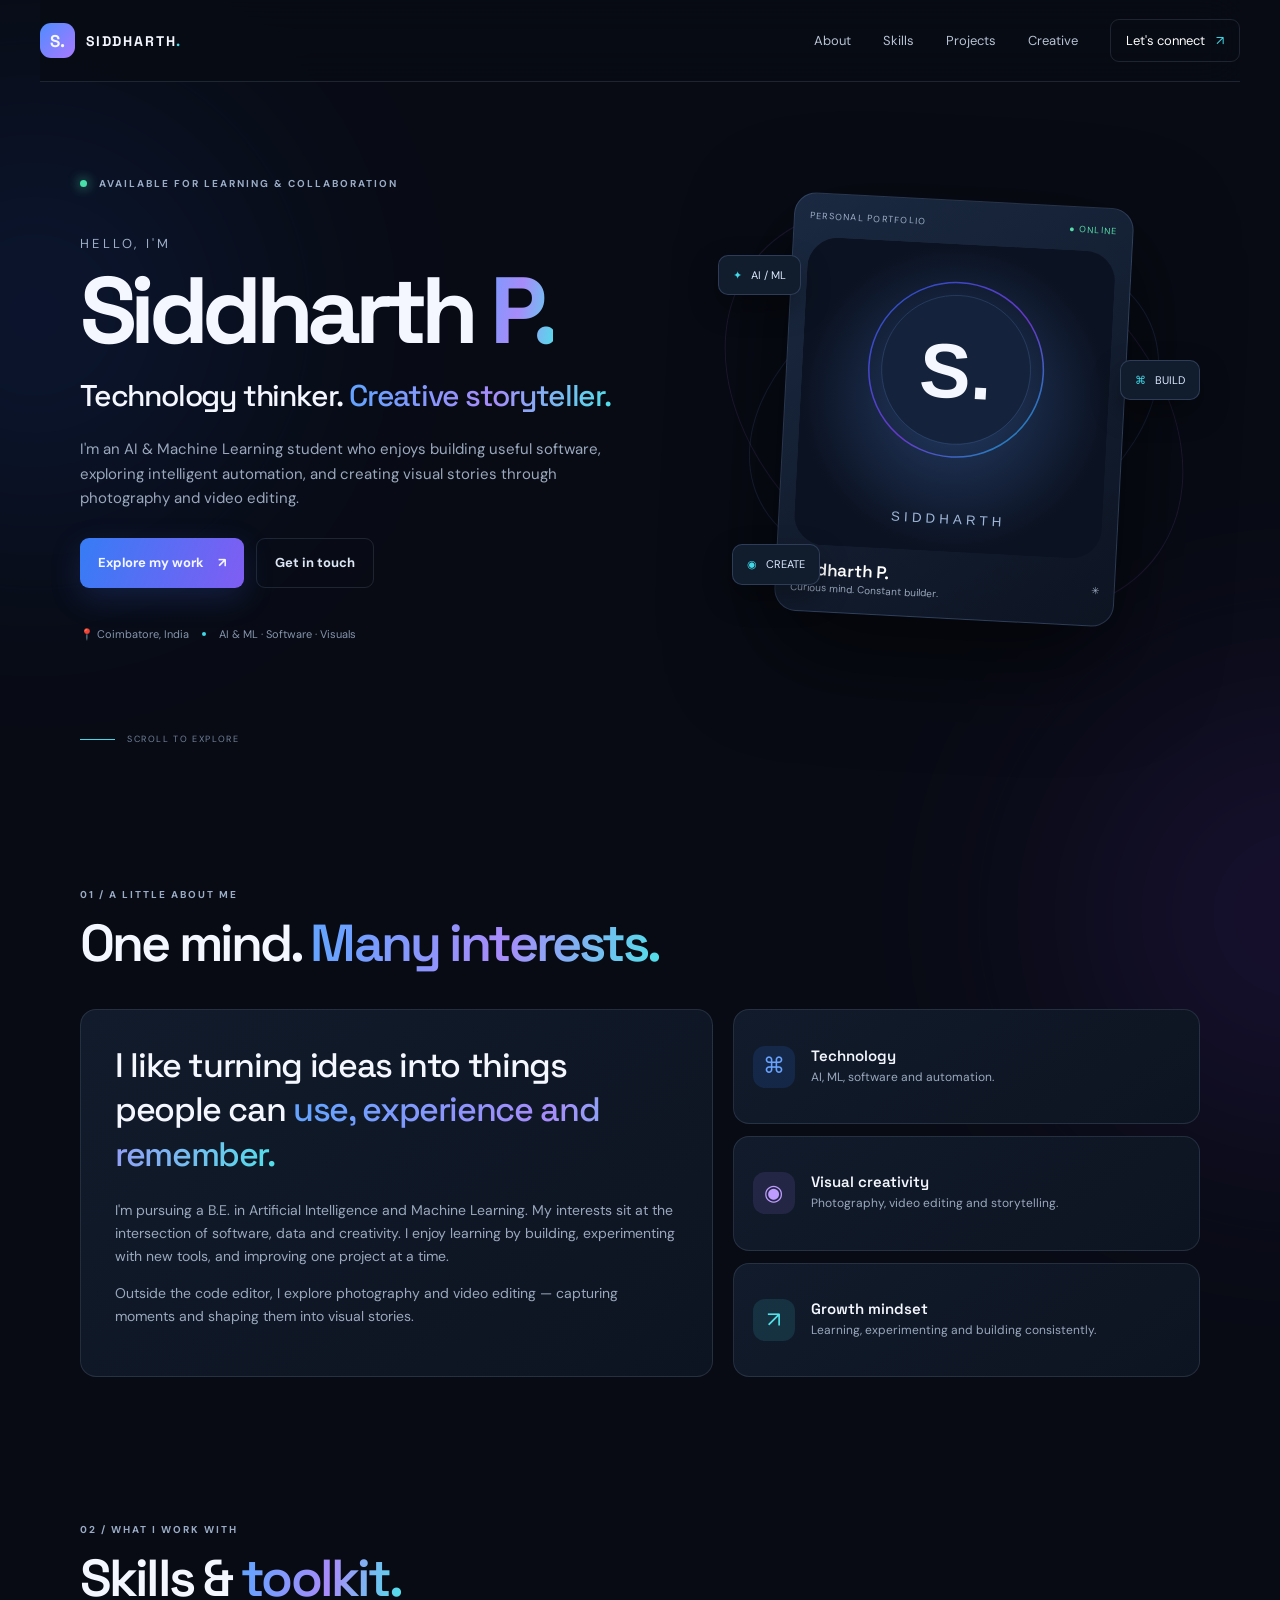
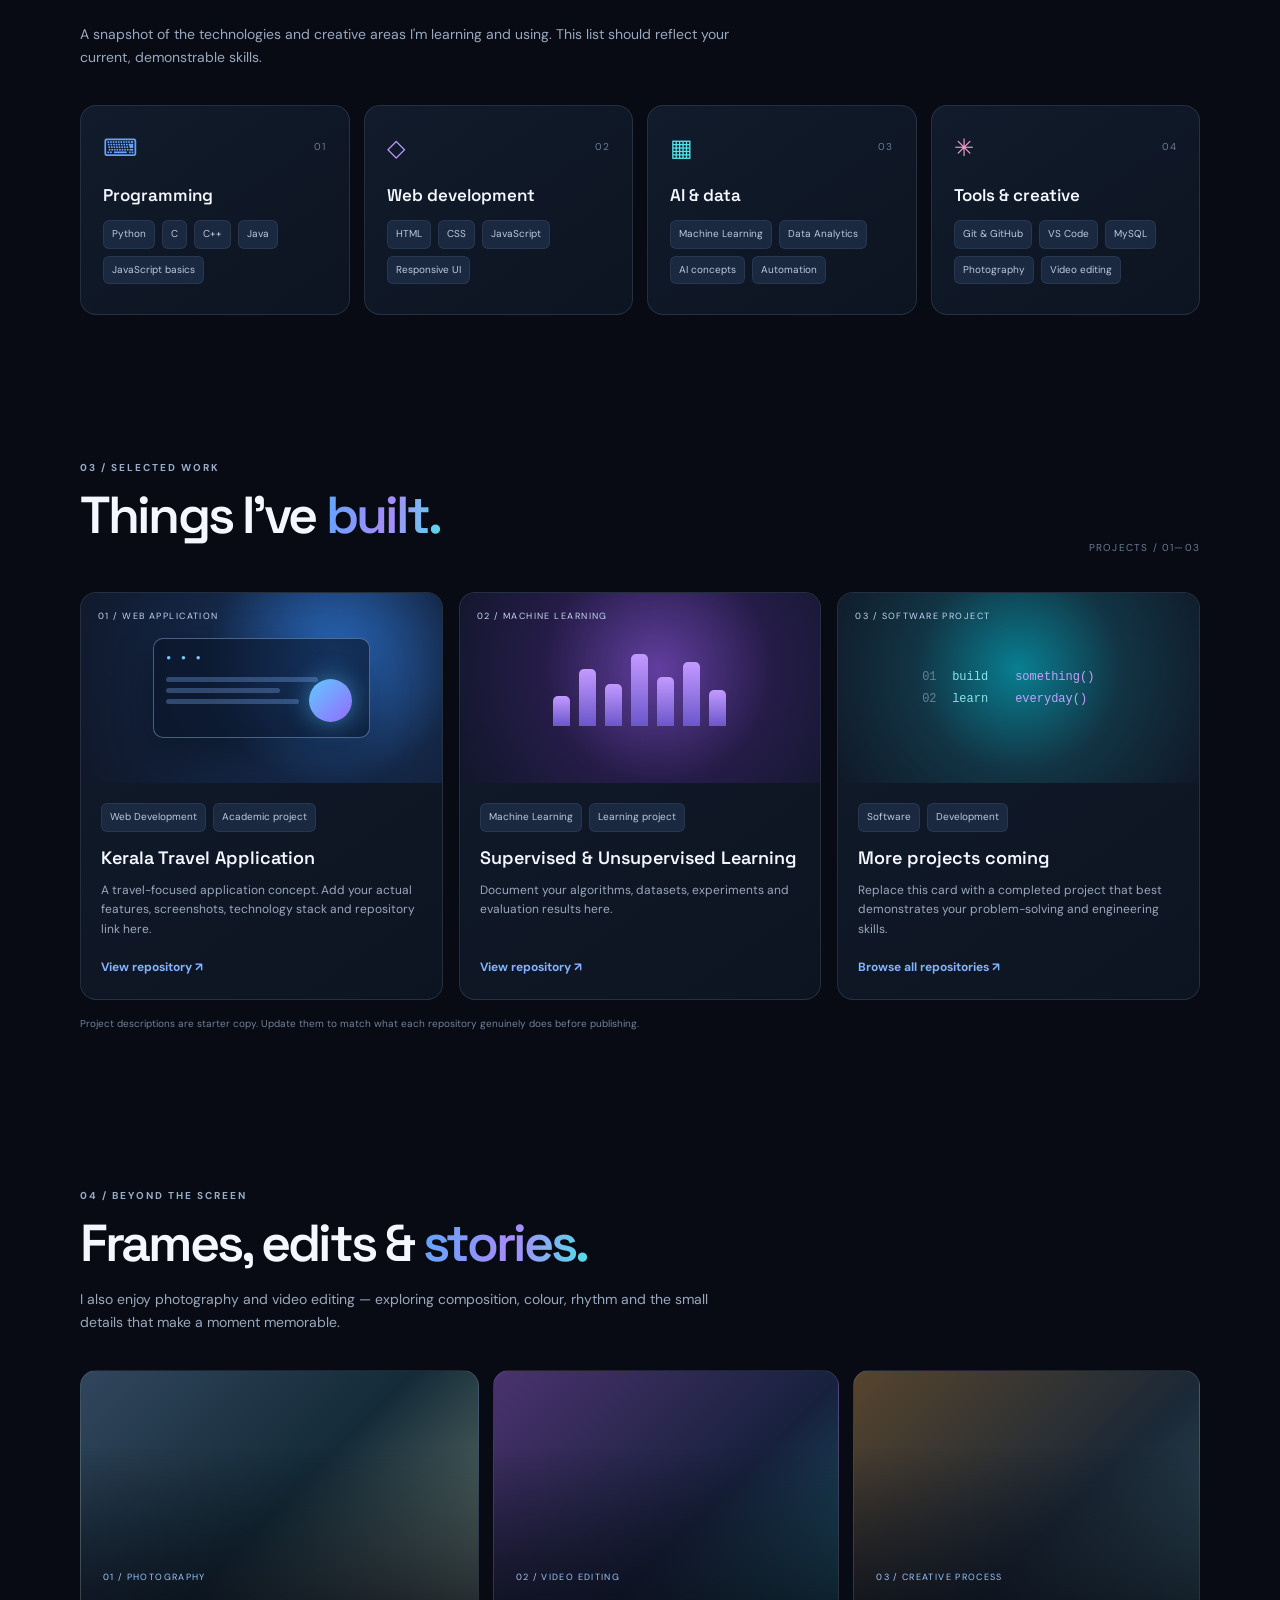
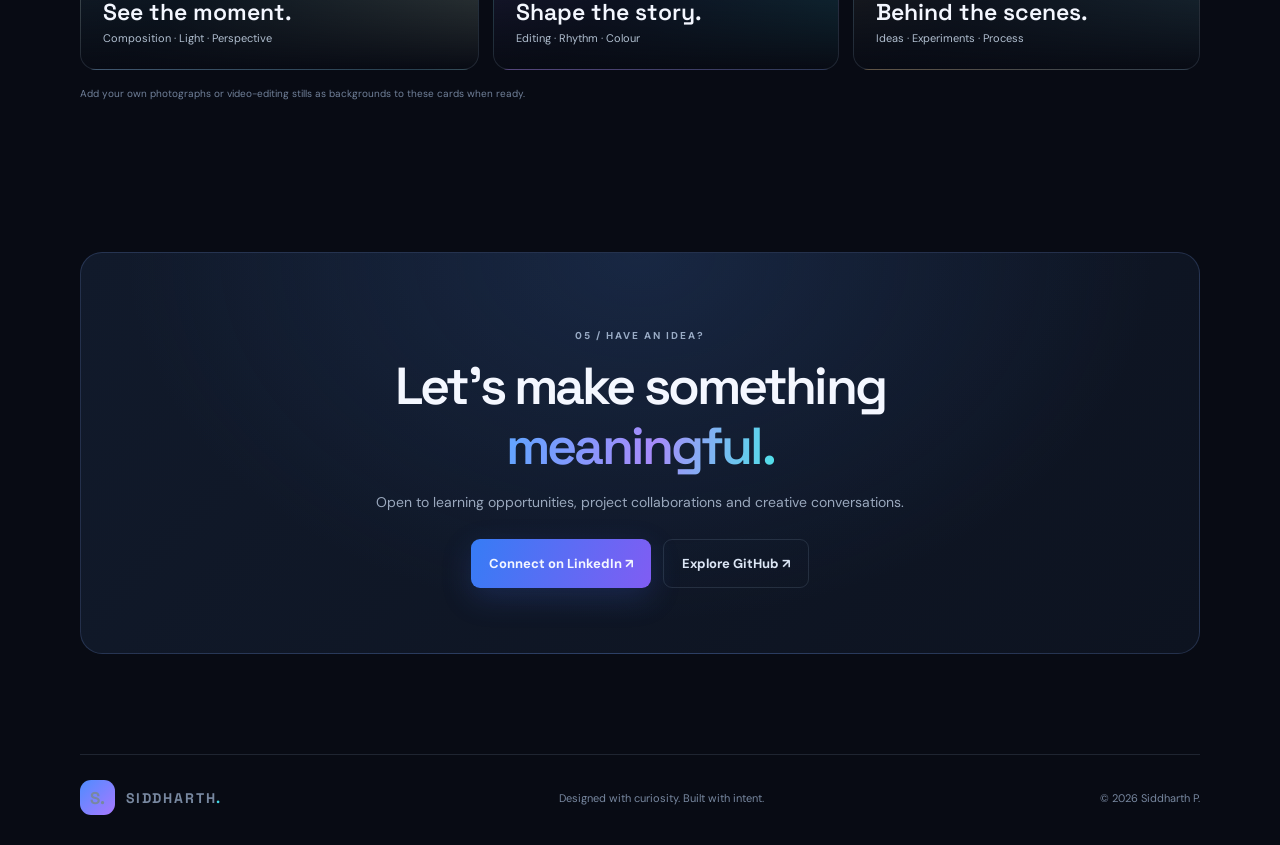
<file: index.html>
<!DOCTYPE html>
<html lang="en">
<head>
  <meta charset="UTF-8">
  <meta name="viewport" content="width=device-width, initial-scale=1.0">
  <meta name="theme-color" content="#080b14">
  <meta name="description" content="Siddharth P. — AI & ML student, software developer, photographer and video editor. Explore projects, skills and creative work.">
  <meta name="author" content="Siddharth P.">
  <meta name="robots" content="index, follow">
  <meta property="og:title" content="Siddharth P. | Technology × Creativity">
  <meta property="og:description" content="AI & ML student, software developer and visual creator.">
  <meta property="og:type" content="website">
  <meta property="og:image" content="assets/profile.svg">
  <title>Siddharth P. | AI & ML Developer</title>
  <link rel="icon" type="image/svg+xml" href="assets/profile.svg">
  <link rel="preconnect" href="https://fonts.googleapis.com">
  <link rel="preconnect" href="https://fonts.gstatic.com" crossorigin>
  <link href="https://fonts.googleapis.com/css2?family=DM+Sans:wght@400;500;600;700&family=Space+Grotesk:wght@400;500;600;700&display=swap" rel="stylesheet">
  <link rel="stylesheet" href="style.css">
  <script defer src="script.js"></script>
</head>
<body>
  <div class="ambient ambient-one"></div>
  <div class="ambient ambient-two"></div>
  <header class="site-header">
    <a class="brand" href="#home" aria-label="Siddharth home"><span class="brand-mark">S.</span><span>SIDDHARTH<span class="brand-dot">.</span></span></a>
    <button class="menu-toggle" aria-label="Toggle navigation" aria-expanded="false"><span></span><span></span></button>
    <nav class="nav" aria-label="Main navigation">
      <a href="#about">About</a><a href="#skills">Skills</a><a href="#projects">Projects</a><a href="#creative">Creative</a><a href="#contact" class="nav-contact">Let's connect <span>↗</span></a>
    </nav>
  </header>

  <main>
    <section class="hero section-shell" id="home">
      <div class="hero-copy">
        <div class="eyebrow"><span class="status-dot"></span> AVAILABLE FOR LEARNING & COLLABORATION</div>
        <p class="hero-kicker">HELLO, I'M</p>
        <h1>Siddharth<span class="gradient-text"> P.</span></h1>
        <h2>Technology thinker. <span class="gradient-text">Creative storyteller.</span></h2>
        <p class="hero-description">I'm an AI & Machine Learning student who enjoys building useful software, exploring intelligent automation, and creating visual stories through photography and video editing.</p>
        <div class="hero-actions">
          <a class="button button-primary" href="#projects">Explore my work <span>↗</span></a>
          <a class="button button-ghost" href="#contact">Get in touch</a>
        </div>
        <div class="hero-meta"><span>📍 Coimbatore, India</span><span class="meta-separator"></span><span>AI & ML · Software · Visuals</span></div>
      </div>
      <div class="hero-visual">
        <div class="orbit orbit-a"></div><div class="orbit orbit-b"></div>
        <div class="portrait-card">
          <div class="portrait-top"><span>PERSONAL PORTFOLIO</span><span class="live-indicator">● ONLINE</span></div>
          <img src="assets/profile.svg" alt="Siddharth's profile placeholder" class="profile-image">
          <div class="portrait-bottom"><div><strong>Siddharth P.</strong><span>Curious mind. Constant builder.</span></div><span class="portrait-symbol">✳</span></div>
        </div>
        <div class="float-tag tag-ai"><span>✦</span> AI / ML</div>
        <div class="float-tag tag-code"><span>⌘</span> BUILD</div>
        <div class="float-tag tag-visual"><span>◉</span> CREATE</div>
      </div>
      <a class="scroll-cue" href="#about"><span></span> SCROLL TO EXPLORE</a>
    </section>

    <section class="section section-shell" id="about">
      <div class="section-heading"><p class="eyebrow">01 / A LITTLE ABOUT ME</p><h2>One mind. <span class="gradient-text">Many interests.</span></h2></div>
      <div class="about-grid">
        <div class="about-main glass-card"><p class="large-copy">I like turning ideas into things people can <span class="gradient-text">use, experience and remember.</span></p><p>I'm pursuing a B.E. in Artificial Intelligence and Machine Learning. My interests sit at the intersection of software, data and creativity. I enjoy learning by building, experimenting with new tools, and improving one project at a time.</p><p>Outside the code editor, I explore photography and video editing — capturing moments and shaping them into visual stories.</p></div>
        <div class="about-side">
          <article class="mini-card"><span class="mini-icon blue">⌘</span><div><h3>Technology</h3><p>AI, ML, software and automation.</p></div></article>
          <article class="mini-card"><span class="mini-icon purple">◉</span><div><h3>Visual creativity</h3><p>Photography, video editing and storytelling.</p></div></article>
          <article class="mini-card"><span class="mini-icon cyan">↗</span><div><h3>Growth mindset</h3><p>Learning, experimenting and building consistently.</p></div></article>
        </div>
      </div>
    </section>

    <section class="section section-shell" id="skills">
      <div class="section-heading"><p class="eyebrow">02 / WHAT I WORK WITH</p><h2>Skills & <span class="gradient-text">toolkit.</span></h2><p class="section-subtitle">A snapshot of the technologies and creative areas I'm learning and using. This list should reflect your current, demonstrable skills.</p></div>
      <div class="skills-grid">
        <article class="skill-card"><div class="skill-card-head"><span class="skill-icon">⌨</span><span class="skill-index">01</span></div><h3>Programming</h3><div class="chip-list"><span>Python</span><span>C</span><span>C++</span><span>Java</span><span>JavaScript basics</span></div></article>
        <article class="skill-card"><div class="skill-card-head"><span class="skill-icon purple">◇</span><span class="skill-index">02</span></div><h3>Web development</h3><div class="chip-list"><span>HTML</span><span>CSS</span><span>JavaScript</span><span>Responsive UI</span></div></article>
        <article class="skill-card"><div class="skill-card-head"><span class="skill-icon cyan">▦</span><span class="skill-index">03</span></div><h3>AI & data</h3><div class="chip-list"><span>Machine Learning</span><span>Data Analytics</span><span>AI concepts</span><span>Automation</span></div></article>
        <article class="skill-card"><div class="skill-card-head"><span class="skill-icon pink">✳</span><span class="skill-index">04</span></div><h3>Tools & creative</h3><div class="chip-list"><span>Git & GitHub</span><span>VS Code</span><span>MySQL</span><span>Photography</span><span>Video editing</span></div></article>
      </div>
    </section>

    <section class="section section-shell" id="projects">
      <div class="section-heading heading-row"><div><p class="eyebrow">03 / SELECTED WORK</p><h2>Things I've <span class="gradient-text">built.</span></h2></div><span class="section-count">PROJECTS / 01—03</span></div>
      <div class="projects-grid">
        <article class="project-card project-featured"><div class="project-art art-one"><span class="art-label">01 / WEB APPLICATION</span><div class="art-window"><div class="window-dots">● ● ●</div><div class="window-lines"><i></i><i></i><i></i></div><div class="window-orb"></div></div></div><div class="project-content"><div class="project-tags"><span>Web Development</span><span>Academic project</span></div><h3>Kerala Travel Application</h3><p>A travel-focused application concept. Add your actual features, screenshots, technology stack and repository link here.</p><a class="text-link" href="https://github.com/Siddharth2006x/Kerala_Travel_Application" target="_blank" rel="noreferrer">View repository ↗</a></div></article>
        <article class="project-card"><div class="project-art art-two"><span class="art-label">02 / MACHINE LEARNING</span><div class="data-visual"><b></b><b></b><b></b><b></b><b></b><b></b><b></b></div></div><div class="project-content"><div class="project-tags"><span>Machine Learning</span><span>Learning project</span></div><h3>Supervised & Unsupervised Learning</h3><p>Document your algorithms, datasets, experiments and evaluation results here.</p><a class="text-link" href="https://github.com/Siddharth2006x/supervised-and-unsupervised" target="_blank" rel="noreferrer">View repository ↗</a></div></article>
        <article class="project-card"><div class="project-art art-three"><span class="art-label">03 / SOFTWARE PROJECT</span><div class="code-visual"><span>01</span><i>build</i><em>something()</em><span>02</span><i>learn</i><em>everyday()</em></div></div><div class="project-content"><div class="project-tags"><span>Software</span><span>Development</span></div><h3>More projects coming</h3><p>Replace this card with a completed project that best demonstrates your problem-solving and engineering skills.</p><a class="text-link" href="https://github.com/Siddharth2006x?tab=repositories" target="_blank" rel="noreferrer">Browse all repositories ↗</a></div></article>
      </div>
      <p class="small-note">Project descriptions are starter copy. Update them to match what each repository genuinely does before publishing.</p>
    </section>

    <section class="section section-shell creative-section" id="creative">
      <div class="section-heading"><p class="eyebrow">04 / BEYOND THE SCREEN</p><h2>Frames, edits & <span class="gradient-text">stories.</span></h2><p class="section-subtitle">I also enjoy photography and video editing — exploring composition, colour, rhythm and the small details that make a moment memorable.</p></div>
      <div class="creative-grid">
        <article class="creative-tile photo-tile"><div class="tile-overlay"><span>01 / PHOTOGRAPHY</span><h3>See the moment.</h3><p>Composition · Light · Perspective</p></div></article>
        <article class="creative-tile edit-tile"><div class="tile-overlay"><span>02 / VIDEO EDITING</span><h3>Shape the story.</h3><p>Editing · Rhythm · Colour</p></div></article>
        <article class="creative-tile bts-tile"><div class="tile-overlay"><span>03 / CREATIVE PROCESS</span><h3>Behind the scenes.</h3><p>Ideas · Experiments · Process</p></div></article>
      </div>
      <p class="small-note">Add your own photographs or video-editing stills as backgrounds to these cards when ready.</p>
    </section>

    <section class="contact-section section-shell" id="contact">
      <div class="contact-card"><p class="eyebrow">05 / HAVE AN IDEA?</p><h2>Let's make something <span class="gradient-text">meaningful.</span></h2><p>Open to learning opportunities, project collaborations and creative conversations.</p><div class="contact-actions"><a class="button button-primary" href="https://www.linkedin.com/in/siddharth-p-14386a2a5" target="_blank" rel="noreferrer">Connect on LinkedIn ↗</a><a class="button button-ghost" href="https://github.com/Siddharth2006x" target="_blank" rel="noreferrer">Explore GitHub ↗</a></div></div>
    </section>
  </main>

  <footer class="footer section-shell"><a class="brand" href="#home"><span class="brand-mark">S.</span><span>SIDDHARTH<span class="brand-dot">.</span></span></a><p>Designed with curiosity. Built with intent.</p><span>© <span id="year"></span> Siddharth P.</span></footer>
</body>
</html>
</file>
<file: style.css>
:root{--bg:#080b14;--panel:#101727;--panel2:#121d30;--text:#f4f7ff;--muted:#9aa8bd;--line:rgba(164,184,216,.15);--blue:#4f8cff;--cyan:#40d9e8;--purple:#a879ff;--font:'DM Sans',sans-serif;--display:'Space Grotesk',sans-serif}
*{box-sizing:border-box}html{scroll-behavior:smooth;scroll-padding-top:100px}body{margin:0;background:var(--bg);color:var(--text);font-family:var(--font);line-height:1.65;overflow-x:hidden}a{color:inherit;text-decoration:none}.ambient{position:absolute;width:430px;height:430px;border-radius:50%;filter:blur(130px);opacity:.13;pointer-events:none;z-index:-1}.ambient-one{background:#286bff;top:100px;left:-180px}.ambient-two{background:#8d3bff;top:700px;right:-230px}.section-shell{width:min(1120px,calc(100% - 48px));margin-inline:auto}.site-header{height:82px;width:min(1200px,calc(100% - 48px));margin:auto;display:flex;align-items:center;justify-content:space-between;border-bottom:1px solid var(--line);position:sticky;top:0;z-index:20;background:rgba(8,11,20,.82);backdrop-filter:blur(18px)}.brand{display:flex;align-items:center;gap:11px;font:700 14px var(--display);letter-spacing:.13em}.brand-mark{width:35px;height:35px;display:grid;place-items:center;border-radius:11px;background:linear-gradient(135deg,var(--blue),var(--purple));font-size:17px;letter-spacing:0}.brand-dot{color:var(--cyan)}.nav{display:flex;align-items:center;gap:32px;color:#b7c3d5;font-size:13px}.nav a:hover,.text-link:hover{color:var(--cyan)}.nav-contact{border:1px solid var(--line);padding:10px 15px;border-radius:9px;color:white}.nav-contact span{color:var(--cyan);margin-left:8px}.menu-toggle{display:none;background:none;border:0}.hero{min-height:690px;display:grid;grid-template-columns:1.08fr .92fr;align-items:center;gap:50px;position:relative;padding-top:65px;padding-bottom:100px}.eyebrow{font-size:10px;letter-spacing:.2em;color:#9aacc6;font-weight:700}.status-dot{display:inline-block;width:7px;height:7px;border-radius:50%;background:#48dfaa;box-shadow:0 0 12px #48dfaa;margin-right:8px}.hero-kicker{font-size:13px;letter-spacing:.25em;color:#9daec6;margin:40px 0 0}.hero h1{font:700 clamp(58px,8vw,94px)/1.05 var(--display);letter-spacing:-.07em;margin:8px 0}.gradient-text{background:linear-gradient(100deg,#65a3ff 5%,#a78bfa 55%,#50e0e9 100%);-webkit-background-clip:text;background-clip:text;color:transparent}.hero h2{font:500 clamp(21px,3vw,30px)/1.3 var(--display);letter-spacing:-.04em;margin:15px 0}.hero-description{color:var(--muted);font-size:15px;max-width:560px;margin:22px 0 27px}.hero-actions,.contact-actions{display:flex;gap:12px;flex-wrap:wrap}.button{padding:13px 18px;border-radius:9px;font-size:13px;font-weight:700;display:inline-flex;gap:14px;align-items:center;transition:.25s}.button:hover{transform:translateY(-3px)}.button-primary{background:linear-gradient(110deg,#367cf5,#805df3);box-shadow:0 10px 30px #3d67dc35}.button-ghost{border:1px solid var(--line);color:#dce6f5}.hero-meta{display:flex;gap:13px;align-items:center;margin-top:37px;color:#8595ad;font-size:11px}.meta-separator{height:4px;width:4px;border-radius:50%;background:var(--cyan)}.hero-visual{height:460px;display:grid;place-items:center;position:relative}.portrait-card{width:min(340px,78%);padding:15px;border-radius:22px;background:linear-gradient(145deg,#1a2941,#0d1422);border:1px solid #a4c5ff2a;box-shadow:0 35px 100px #0009;transform:rotate(3deg);position:relative;z-index:2}.portrait-top,.portrait-bottom{display:flex;justify-content:space-between;align-items:center;font-size:9px;letter-spacing:.14em;color:#9fb0c8}.live-indicator{color:#55dca8}.profile-image{width:100%;aspect-ratio:1/1;object-fit:cover;border-radius:14px;margin:13px 0;display:block}.portrait-bottom strong{display:block;font:600 17px var(--display);letter-spacing:0;color:#fff}.portrait-bottom span{display:block;font-size:10px;letter-spacing:0;color:#9aa8bd}.portrait-symbol{font-size:28px;color:var(--cyan)}.orbit{position:absolute;border:1px solid #699aff26;border-radius:50%;transform:rotate(-24deg)}.orbit-a{width:430px;height:290px}.orbit-b{width:500px;height:360px;transform:rotate(35deg);border-color:#ae7cff20}.float-tag{position:absolute;z-index:3;padding:10px 14px;border:1px solid #9abaff35;border-radius:10px;background:#111c2d;color:#dce9ff;font-size:11px;box-shadow:0 12px 30px #0005}.float-tag span{color:var(--cyan);margin-right:6px}.tag-ai{top:75px;left:2%}.tag-code{right:0;top:180px}.tag-visual{bottom:55px;left:5%}.scroll-cue{position:absolute;bottom:25px;left:0;color:#71819a;font-size:9px;letter-spacing:.18em;display:flex;align-items:center;gap:12px}.scroll-cue span{height:1px;width:35px;background:var(--cyan)}.section{padding-top:105px;padding-bottom:30px}.section-heading{margin-bottom:36px}.section-heading h2,.contact-card h2{font:600 clamp(34px,5vw,52px)/1.15 var(--display);letter-spacing:-.055em;margin:10px 0}.section-subtitle{color:var(--muted);max-width:650px;font-size:14px}.about-grid{display:grid;grid-template-columns:1.15fr .85fr;gap:20px}.glass-card,.skill-card,.project-card,.mini-card{background:linear-gradient(145deg,#111b2b,#0d1421);border:1px solid var(--line);border-radius:16px}.about-main{padding:34px}.large-copy{font:500 clamp(24px,3vw,34px)/1.3 var(--display);letter-spacing:-.04em;margin:0 0 22px}.about-main>p:not(.large-copy){font-size:14px;color:var(--muted)}.about-side{display:grid;gap:12px}.mini-card{display:flex;align-items:center;gap:16px;padding:19px}.mini-icon{width:42px;height:42px;border-radius:12px;display:grid;place-items:center;background:#327cf326;color:#68a3ff;font-size:22px;flex-shrink:0}.mini-icon.purple{background:#a879ff20;color:#bd9bff}.mini-icon.cyan{background:#40d9e820;color:#53e2e9}.mini-card h3{font:600 15px var(--display);margin:0}.mini-card p{font-size:12px;color:var(--muted);margin:3px 0 0}.skills-grid{display:grid;grid-template-columns:repeat(4,1fr);gap:14px}.skill-card{padding:22px;min-height:210px}.skill-card-head{display:flex;justify-content:space-between;align-items:center}.skill-icon{color:#65a3ff;font-size:24px}.skill-icon.purple{color:#bd9bff}.skill-icon.cyan{color:#53e2e9}.skill-icon.pink{color:#f19bc8}.skill-index,.section-count{font-size:10px;color:#697b96;letter-spacing:.12em}.skill-card h3{font:600 17px var(--display);margin:17px 0 14px}.chip-list{display:flex;gap:7px;flex-wrap:wrap}.chip-list span,.project-tags span{font-size:10px;color:#b9c9e0;background:#1b2940;border:1px solid #9bbaff17;padding:5px 8px;border-radius:6px}.heading-row{display:flex;justify-content:space-between;align-items:end}.projects-grid{display:grid;grid-template-columns:repeat(3,1fr);gap:16px}.project-card{overflow:hidden;transition:.25s}.project-card:hover{transform:translateY(-5px);border-color:#699aff66}.project-art{height:190px;position:relative;overflow:hidden;display:grid;place-items:center}.art-one{background:radial-gradient(circle at 70% 35%,#2b6ec6,#142746 45%,#101729)}.art-two{background:radial-gradient(circle at 55% 40%,#623e9f,#251c48 50%,#11162a)}.art-three{background:radial-gradient(circle at 50% 40%,#087f91,#123444 48%,#101827)}.art-label{position:absolute;top:16px;left:17px;font-size:9px;letter-spacing:.16em;color:#c4d7f2}.art-window{width:60%;height:100px;border:1px solid #a5c9ff66;border-radius:10px;background:#0a1528a8;padding:12px;position:relative;box-shadow:0 15px 40px #0005}.window-dots{font-size:8px;color:#74c7ff;letter-spacing:4px}.window-lines{display:grid;gap:6px;margin-top:13px}.window-lines i{height:5px;border-radius:5px;background:#7aa9ed55;width:80%}.window-lines i:nth-child(2){width:60%}.window-lines i:nth-child(3){width:70%}.window-orb{position:absolute;width:43px;height:43px;border-radius:50%;background:linear-gradient(135deg,#62c9ff,#936bff);right:17px;bottom:15px;box-shadow:0 0 25px #53bfff88}.data-visual{display:flex;align-items:end;gap:9px;height:75px}.data-visual b{width:17px;border-radius:5px 5px 0 0;background:linear-gradient(#c39aff,#6b56cb);height:40%}.data-visual b:nth-child(2){height:75%}.data-visual b:nth-child(3){height:55%}.data-visual b:nth-child(4){height:95%}.data-visual b:nth-child(5){height:65%}.data-visual b:nth-child(6){height:85%}.data-visual b:nth-child(7){height:48%}.code-visual{display:grid;grid-template-columns:22px 55px 100px;gap:8px;font:12px monospace;color:#8be3e8}.code-visual span{color:#64819a}.code-visual i{color:#8be3e8;font-style:normal}.code-visual em{color:#c5a1ff;font-style:normal}.project-content{padding:20px}.project-tags{display:flex;gap:7px;flex-wrap:wrap}.project-content h3{font:600 18px var(--display);margin:14px 0 8px}.project-content p{font-size:12px;color:var(--muted);min-height:60px}.text-link{font-size:12px;font-weight:700;color:#83b3ff}.small-note{font-size:10px;color:#71819a;margin-top:16px}.creative-grid{display:grid;grid-template-columns:1.15fr 1fr 1fr;gap:14px}.creative-tile{height:300px;border-radius:16px;overflow:hidden;position:relative;border:1px solid var(--line);background-size:cover;background-position:center}.photo-tile{background:linear-gradient(0deg,#080b14 0%,transparent 75%),linear-gradient(135deg,#31465d,#142b38 48%,#7b8b7c)}.edit-tile{background:linear-gradient(0deg,#080b14 0%,transparent 75%),linear-gradient(135deg,#4a326e,#17213d 55%,#1c6472)}.bts-tile{background:linear-gradient(0deg,#080b14 0%,transparent 75%),linear-gradient(135deg,#57442d,#1b2836 55%,#355b67)}.tile-overlay{position:absolute;bottom:22px;left:22px}.tile-overlay span{font-size:9px;letter-spacing:.15em;color:#9dc7ff}.tile-overlay h3{font:600 23px var(--display);margin:8px 0 2px}.tile-overlay p{font-size:11px;color:#b1bfd0;margin:0}.contact-section{padding-top:110px;padding-bottom:100px}.contact-card{text-align:center;padding:65px 25px;border-radius:22px;border:1px solid #83aaff30;background:radial-gradient(ellipse at 50% 0%,#29477b55,transparent 65%),linear-gradient(135deg,#111a2b,#0d1320)}.contact-card h2{max-width:700px;margin:12px auto}.contact-card>p:not(.eyebrow){color:var(--muted);font-size:14px}.contact-actions{justify-content:center;margin-top:25px}.footer{border-top:1px solid var(--line);padding-top:25px;padding-bottom:30px;display:flex;align-items:center;justify-content:space-between;color:#7888a0;font-size:11px}.footer p{margin:0}
@media(max-width:850px){.hero{grid-template-columns:1fr;gap:15px;padding-top:80px}.hero-copy{max-width:680px}.hero-visual{height:400px}.scroll-cue{display:none}.skills-grid{grid-template-columns:repeat(2,1fr)}.projects-grid{grid-template-columns:1fr 1fr}.project-card:last-child{grid-column:span 2}.creative-grid{grid-template-columns:1fr 1fr}.creative-tile:first-child{grid-column:span 2}.about-grid{grid-template-columns:1fr}.nav{gap:18px}}
@media(max-width:600px){.section-shell,.site-header{width:min(100% - 34px,1120px)}.site-header{height:70px}.menu-toggle{display:flex;flex-direction:column;gap:5px;padding:10px}.menu-toggle span{width:22px;height:2px;background:white}.nav{display:none;position:absolute;top:69px;left:-1px;right:-1px;padding:20px;background:#0d1422;border:1px solid var(--line);border-radius:0 0 14px 14px;flex-direction:column;align-items:stretch}.nav.open{display:flex}.nav-contact{text-align:center}.hero{min-height:auto;padding-top:65px;padding-bottom:65px}.hero-kicker{margin-top:30px}.hero h1{font-size:64px}.hero-description{font-size:14px}.hero-meta{flex-wrap:wrap}.hero-visual{height:350px}.portrait-card{width:260px}.orbit-a{width:320px;height:230px}.orbit-b{width:360px;height:270px}.tag-ai{left:0;top:45px}.tag-code{right:0;top:145px}.tag-visual{bottom:30px;left:0}.section{padding-top:75px}.about-main{padding:23px}.skills-grid,.projects-grid,.creative-grid{grid-template-columns:1fr}.project-card:last-child,.creative-tile:first-child{grid-column:auto}.creative-tile{height:250px}.heading-row{align-items:start;gap:15px;flex-direction:column}.section-count{display:none}.contact-section{padding-top:75px;padding-bottom:65px}.contact-card{padding:45px 20px}.footer{flex-wrap:wrap;gap:15px}.footer p{order:3;width:100%}}
@media(prefers-reduced-motion:reduce){html{scroll-behavior:auto}*,*::before,*::after{transition:none!important;animation:none!important}}
</file>
